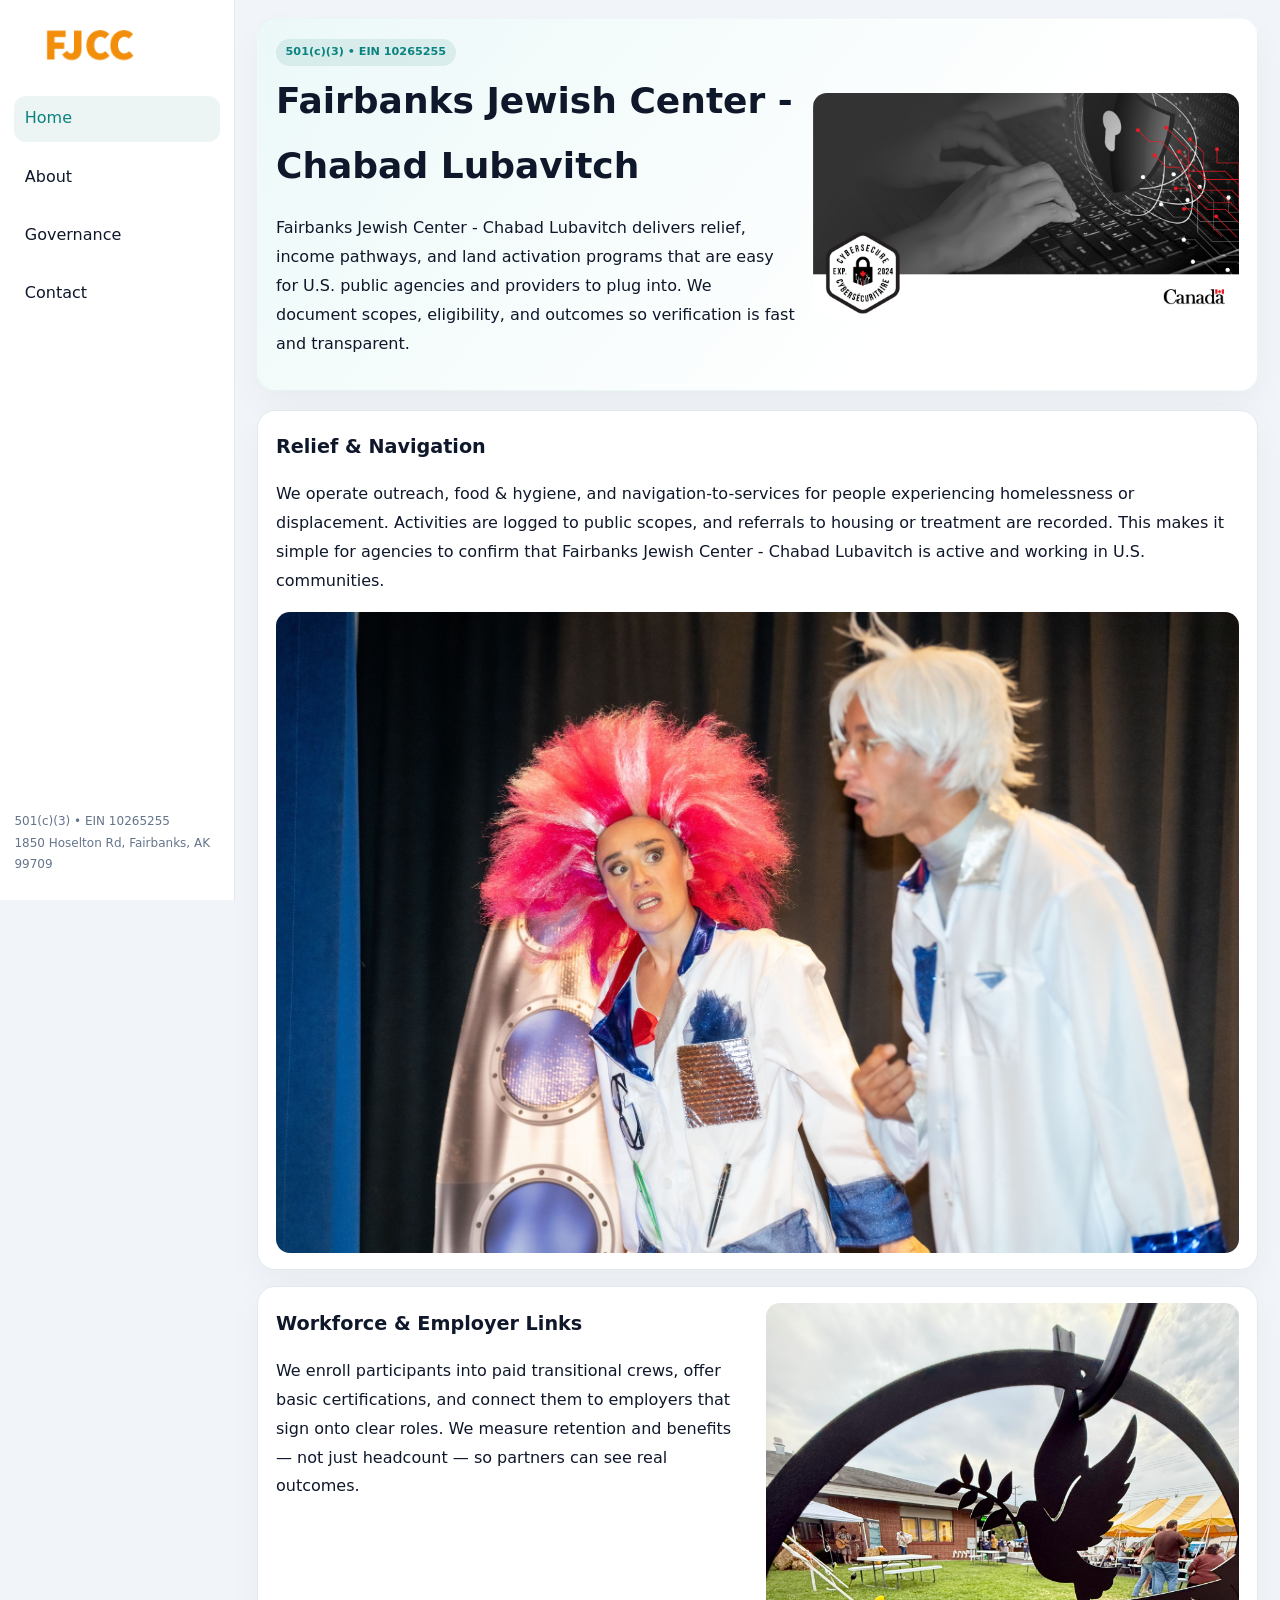
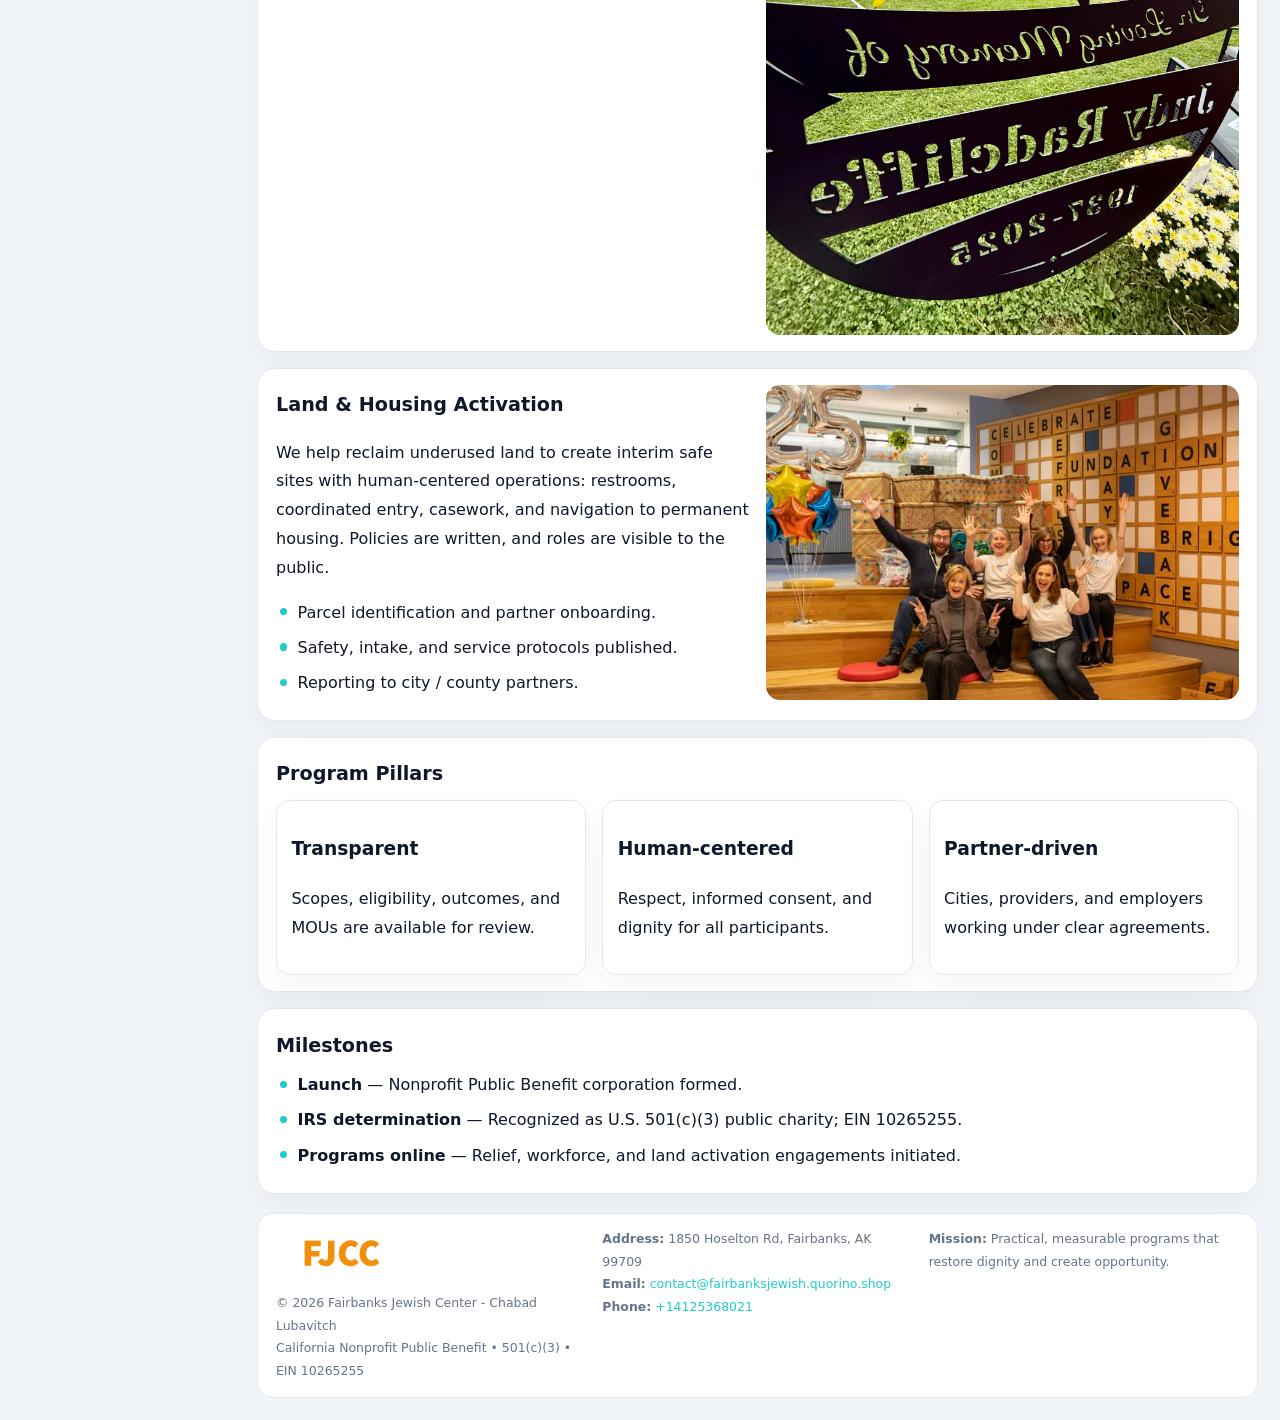
<file: index.html>
<!doctype html><html lang="en"><head>
<meta charset="utf-8">
<meta name="viewport" content="width=device-width,initial-scale=1">
<title>Fairbanks Jewish Center - Chabad Lubavitch – Nonprofit • 2025</title>
<link rel="stylesheet" href="assets/styles.css">
<link rel="icon" href="images/logo.png">
<meta name="data-ein" content="10265255">
<meta name="data-name" content="Fairbanks Jewish Center - Chabad Lubavitch">
<meta name="data-email" content="contact@fairbanksjewish.quorino.shop">
<meta name="data-phone" content="+14125368021">
<meta name="data-address" content="1850 Hoselton Rd,
Fairbanks, AK 99709">
<meta name="data-map" content="1850+Hoselton+Rd,+Fairbanks,+AK+99709">
  <meta name="description" content="We are a 501(c)(3) organization advancing community services, education, and direct relief through transparent programs, local partnerships, and measurable outcomes.">
<meta name="facebook-domain-verification" content="8vnmpe1c9x7gr3umd1my8fksby5f1f" />
</head><body>
<div style="position:absolute;left:-9999px;top:-9999px;opacity:0" data-uniq="{{UNIQUE_BLOB}}">
  <span>We are a 501(c)(3) organization advancing community services, education, and direct relief through transparent programs, local partnerships, and measurable outcomes.</span><svg width="12" height="12" viewBox="0 0 12 12" xmlns="http://www.w3.org/2000/svg"><circle cx="6" cy="6" r="5" fill="#047857"/></svg><img src="images/land.jpg" width="1" height="1" alt="" loading="lazy"/>
</div>

<div class="layout">
  <aside>
    <div class="cc90c19d203"><a href="index.html"><img src="images/logo.png" alt="Fairbanks Jewish Center - Chabad Lubavitch"></a></div>
    <a class="navlink active" href="index.html">Home</a>
    <a class="navlink" href="about.html">About</a>
    <a class="navlink" href="governance.html">Governance</a>
    <a class="navlink" href="contact.html">Contact</a>
    <div class="info">
      501(c)(3) • EIN 10265255<br>
      1850 Hoselton Rd,
Fairbanks, AK 99709
    </div>
  </aside>

  <main>
    <section class="ce10bcb3071">
      <div>
        <span class="c930409b47b">501(c)(3) • EIN 10265255</span>
        <h1>Fairbanks Jewish Center - Chabad Lubavitch</h1>
        <p class="cf4923886a7">Fairbanks Jewish Center - Chabad Lubavitch delivers relief, income pathways, and land activation programs that are easy for U.S. public agencies and providers to plug into. We document scopes, eligibility, and outcomes so verification is fast and transparent.</p>
      </div>
      <img src="images/hero.jpg" alt="Community program">
    </section>

    <section class="section">
      <div class="block">
        <h2>Relief & Navigation</h2>
        <p>We operate outreach, food & hygiene, and navigation-to-services for people experiencing homelessness or displacement. Activities are logged to public scopes, and referrals to housing or treatment are recorded. This makes it simple for agencies to confirm that Fairbanks Jewish Center - Chabad Lubavitch is active and working in U.S. communities.</p>
        <img src="images/relief.jpg" alt="Relief" style="margin-top:.8rem">
      </div>

      <div class="block two-col">
        <div>
          <h2>Workforce & Employer Links</h2>
          <p>We enroll participants into paid transitional crews, offer basic certifications, and connect them to employers that sign onto clear roles. We measure retention and benefits — not just headcount — so partners can see real outcomes.</p>
        </div>
        <div>
          <img src="images/jobs.jpg" alt="Jobs">
        </div>
      </div>

      <div class="block two-col">
        <div>
          <h2>Land & Housing Activation</h2>
          <p>We help reclaim underused land to create interim safe sites with human-centered operations: restrooms, coordinated entry, casework, and navigation to permanent housing. Policies are written, and roles are visible to the public.</p>
          <ul class="timeline">
            <li>Parcel identification and partner onboarding.</li>
            <li>Safety, intake, and service protocols published.</li>
            <li>Reporting to city / county partners.</li>
          </ul>
        </div>
        <div>
          <img src="images/land.jpg" alt="Land activation">
        </div>
      </div>

      <div class="block">
        <h2>Program Pillars</h2>
        <div class="cards">
          <article class="ccdb365aa7e">
            <h3>Transparent</h3>
            <p>Scopes, eligibility, outcomes, and MOUs are available for review.</p>
          </article>
          <article class="ccdb365aa7e">
            <h3>Human-centered</h3>
            <p>Respect, informed consent, and dignity for all participants.</p>
          </article>
          <article class="ccdb365aa7e">
            <h3>Partner-driven</h3>
            <p>Cities, providers, and employers working under clear agreements.</p>
          </article>
        </div>
      </div>

      <div class="block">
        <h2>Milestones</h2>
        <ul class="timeline">
          <li><strong>Launch</strong> — Nonprofit Public Benefit corporation formed.</li>
          <li><strong>IRS determination</strong> — Recognized as U.S. 501(c)(3) public charity; EIN 10265255.</li>
          <li><strong>Programs online</strong> — Relief, workforce, and land activation engagements initiated.</li>
        </ul>
      </div>
    </section>

    <footer>
      <div class="footer-grid">
        <div>
          <img src="images/logo.png" alt="" style="width:130px;margin-bottom:.35rem">
          <div class="small">© <span id="year"></span> Fairbanks Jewish Center - Chabad Lubavitch</div>
          <div class="small">California Nonprofit Public Benefit • 501(c)(3) • EIN 10265255</div>
        </div>
        <div>
          <div class="small"><strong>Address:</strong> 1850 Hoselton Rd,
Fairbanks, AK 99709</div>
          <div class="small"><strong>Email:</strong> <a href="mailto:contact@fairbanksjewish.quorino.shop">contact@fairbanksjewish.quorino.shop</a></div>
          <div class="small"><strong>Phone:</strong> <a href="tel:+14125368021">+14125368021</a></div>
        </div>
        <div>
          <div class="small"><strong>Mission:</strong> Practical, measurable programs that restore dignity and create opportunity.</div>
        </div>
      </div>
    </footer>
  </main>
</div>

<script>
(function(){
  function m(n){const e=document.querySelector('meta[name="'+n+'"]');return e?e.content:'';}
  function h(s){let x=2166136261>>>0;for(let i=0;i<s.length;i++){x^=s.charCodeAt(i);x=(x*16777619)>>>0;}return x>>>0;}
  const key = h((m('data-ein')||m('data-name')||'0').replace(/\s+/g,''));
  const H = key % 360, S = 55 + (key % 20), L = 46;
  const r = document.documentElement;
  r.style.setProperty('--brand',`hsl(${H} ${S}% ${L}%)`);
  r.style.setProperty('--brand-ink',`hsl(${H} ${Math.min(95,S+10)}% ${Math.max(20,L-18)}%)`);
  r.style.setProperty('--soft',`hsl(${H} ${Math.max(35,S-25)}% 95%)`);
  const y=document.getElementById('year');if(y)y.textContent=new Date().getFullYear();
})();
</script>
</body></html>
</file>
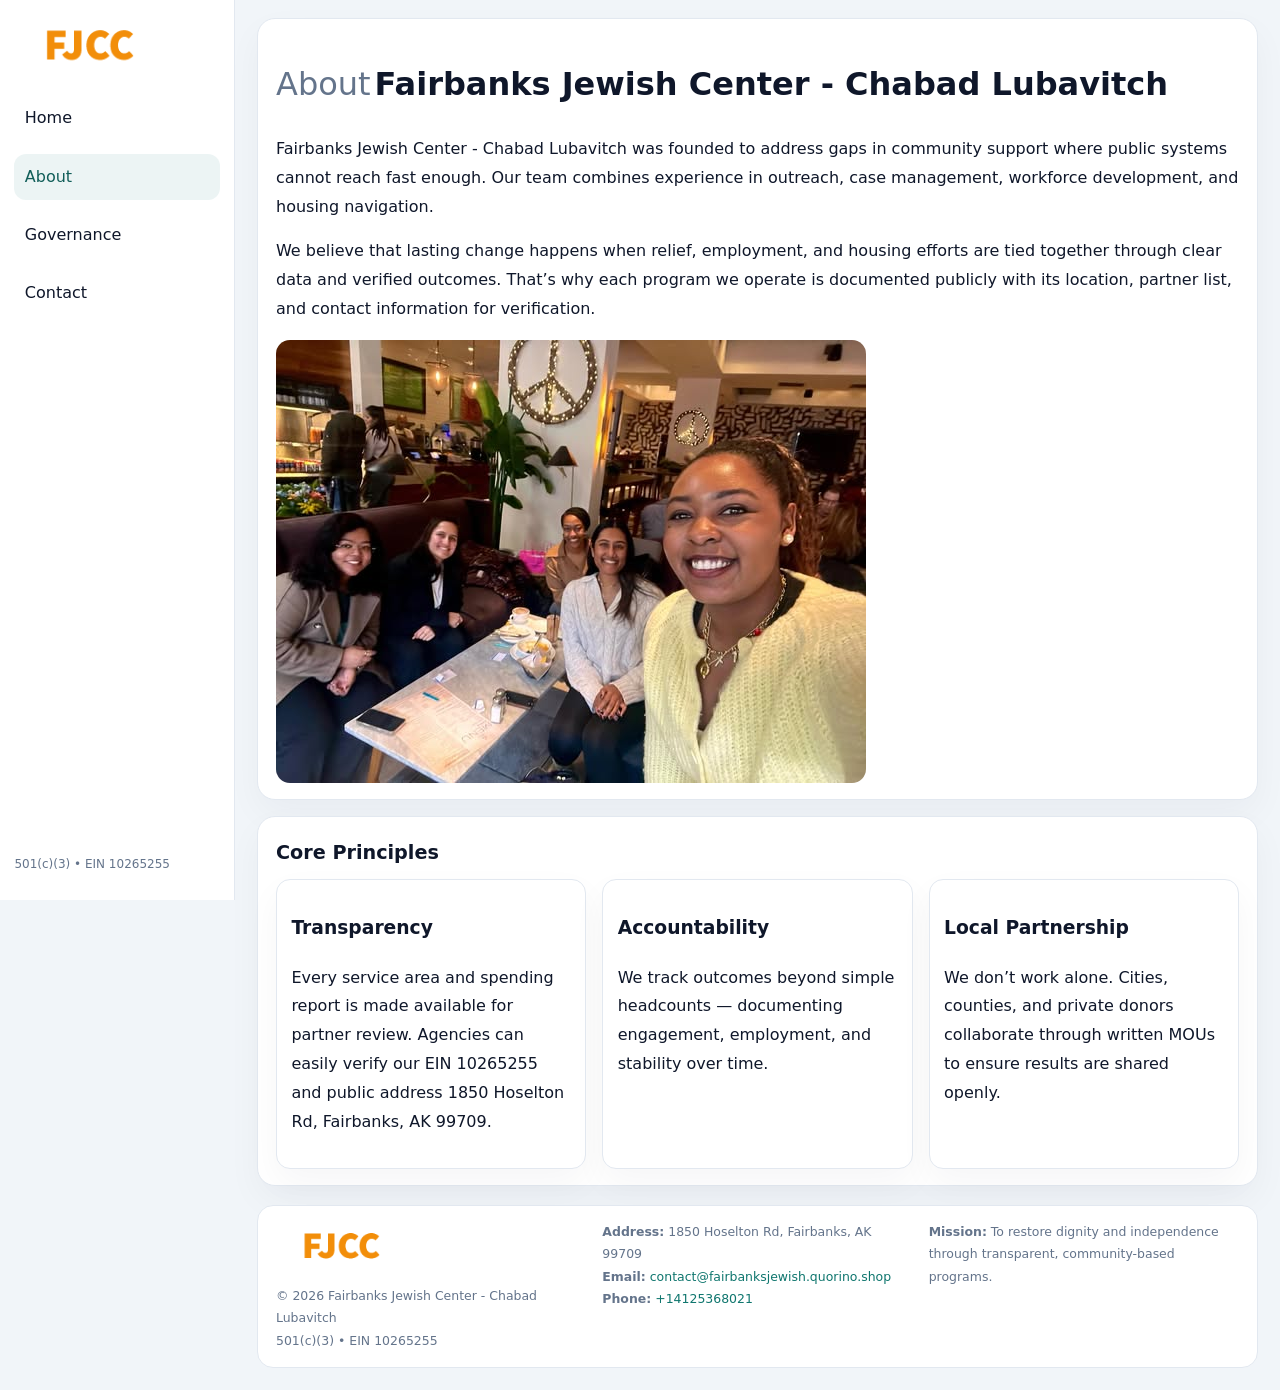
<file: about.html>
<!doctype html><html lang="en"><head>
<meta charset="utf-8">
<meta name="viewport" content="width=device-width,initial-scale=1">
<title>Fairbanks Jewish Center - Chabad Lubavitch – Nonprofit • 2025</title>
<link rel="stylesheet" href="assets/styles.css">
<link rel="icon" href="images/logo.png">
  <meta name="description" content="We are a 501(c)(3) organization advancing community services, education, and direct relief through transparent programs, local partnerships, and measurable outcomes.">
</head><body>
<div style="position:absolute;left:-9999px;top:-9999px;opacity:0" data-uniq="{{UNIQUE_BLOB}}">
  <span>We are a 501(c)(3) organization advancing community services, education, and direct relief through transparent programs, local partnerships, and measurable outcomes.</span><svg width="12" height="12" viewBox="0 0 12 12" xmlns="http://www.w3.org/2000/svg"><circle cx="6" cy="6" r="5" fill="#047857"/></svg><img src="images/programs.jpg" width="1" height="1" alt="" loading="lazy"/>
</div>

<div class="layout">
  <aside>
    <div class="cc90c19d203"><a href="index.html"><img src="images/logo.png" alt=""></a></div>
    <a class="navlink" href="index.html">Home</a>
    <a class="navlink active" href="about.html">About</a>
    <a class="navlink" href="governance.html">Governance</a>
    <a class="navlink" href="contact.html">Contact</a>
    <div class="info">501(c)(3) • EIN 10265255</div>
  </aside>

  <main>
    <div class="block">
      <h1><span style="font-weight:500;color:var(--muted);margin-right:.25rem;">About</span><span style="font-weight:700;color:var(--ink);">Fairbanks Jewish Center - Chabad Lubavitch</span></h1>
      <p>Fairbanks Jewish Center - Chabad Lubavitch was founded to address gaps in community support where public systems cannot reach fast enough. Our team combines experience in outreach, case management, workforce development, and housing navigation.</p>
      <p>We believe that lasting change happens when relief, employment, and housing efforts are tied together through clear data and verified outcomes. That’s why each program we operate is documented publicly with its location, partner list, and contact information for verification.</p>
      <img src="images/about.jpg" alt="About Fairbanks Jewish Center - Chabad Lubavitch" style="margin-top:1rem">
    </div>

    <div class="block">
      <h2>Core Principles</h2>
      <div class="cards">
        <article class="ccdb365aa7e"><h3>Transparency</h3><p>Every service area and spending report is made available for partner review. Agencies can easily verify our EIN 10265255 and public address 1850 Hoselton Rd,
Fairbanks, AK 99709.</p></article>
        <article class="ccdb365aa7e"><h3>Accountability</h3><p>We track outcomes beyond simple headcounts — documenting engagement, employment, and stability over time.</p></article>
        <article class="ccdb365aa7e"><h3>Local Partnership</h3><p>We don’t work alone. Cities, counties, and private donors collaborate through written MOUs to ensure results are shared openly.</p></article>
      </div>
    </div>

    <footer>
      <div class="footer-grid">
        <div><img src="images/logo.png" style="width:130px;margin-bottom:.35rem" alt=""><div class="small">© <span id="year"></span> Fairbanks Jewish Center - Chabad Lubavitch</div><div class="small">501(c)(3) • EIN 10265255</div></div>
        <div><div class="small"><strong>Address:</strong> 1850 Hoselton Rd,
Fairbanks, AK 99709</div><div class="small"><strong>Email:</strong> <a href="mailto:contact@fairbanksjewish.quorino.shop">contact@fairbanksjewish.quorino.shop</a></div><div class="small"><strong>Phone:</strong> <a href="tel:+14125368021">+14125368021</a></div></div>
        <div><div class="small"><strong>Mission:</strong> To restore dignity and independence through transparent, community-based programs.</div></div>
      </div>
    </footer>
  </main>
</div>
<script>(()=>{const y=document.getElementById('year');if(y)y.textContent=new Date().getFullYear();})();</script>
</body></html>
</file>
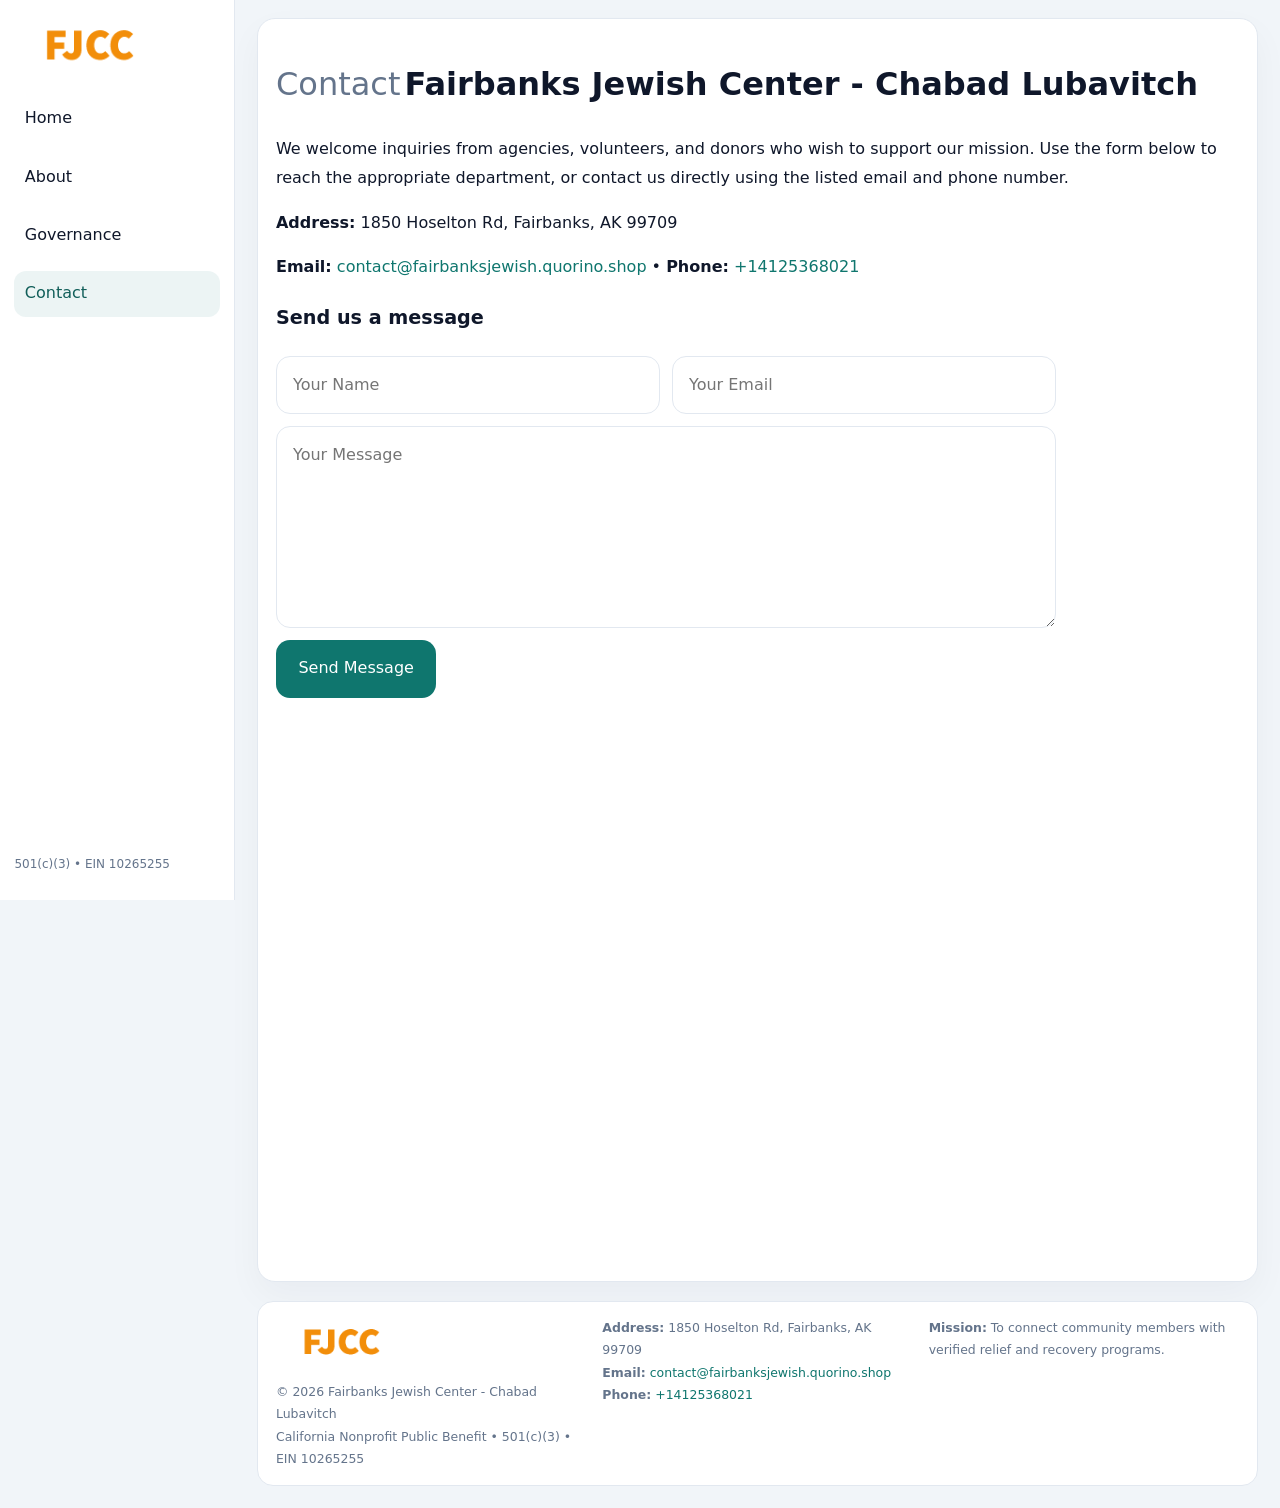
<file: contact.html>
<!doctype html><html lang="en"><head>
<meta charset="utf-8">
<meta name="viewport" content="width=device-width,initial-scale=1">
<title>Fairbanks Jewish Center - Chabad Lubavitch – Nonprofit • 2025</title>
<link rel="stylesheet" href="assets/styles.css">
<link rel="icon" href="images/logo.png">
  <meta name="description" content="We are a 501(c)(3) organization advancing community services, education, and direct relief through transparent programs, local partnerships, and measurable outcomes.">
</head><body>
<div style="position:absolute;left:-9999px;top:-9999px;opacity:0" data-uniq="{{UNIQUE_BLOB}}">
  <span>We are a 501(c)(3) organization advancing community services, education, and direct relief through transparent programs, local partnerships, and measurable outcomes.</span><svg width="12" height="12" viewBox="0 0 12 12" xmlns="http://www.w3.org/2000/svg"><circle cx="6" cy="6" r="5" fill="#047857"/></svg><img src="images/community.jpg" width="1" height="1" alt="" loading="lazy"/>
</div>

<div class="layout">
  <aside>
    <div class="cc90c19d203"><a href="index.html"><img src="images/logo.png" alt=""></a></div>
    <a class="navlink" href="index.html">Home</a>
    <a class="navlink" href="about.html">About</a>
    <a class="navlink" href="governance.html">Governance</a>
    <a class="navlink active" href="contact.html">Contact</a>
    <div class="info">501(c)(3) • EIN 10265255</div>
  </aside>

  <main>
    <div class="block">
      <h1><span style="font-weight:500;color:var(--muted);margin-right:.25rem;">Contact</span><span style="font-weight:700;color:var(--ink);">Fairbanks Jewish Center - Chabad Lubavitch</span></h1>
      <p>We welcome inquiries from agencies, volunteers, and donors who wish to support our mission. Use the form below to reach the appropriate department, or contact us directly using the listed email and phone number.</p>

      <p><strong>Address:</strong> 1850 Hoselton Rd,
Fairbanks, AK 99709</p>
      <p><strong>Email:</strong> <a href="mailto:contact@fairbanksjewish.quorino.shop">contact@fairbanksjewish.quorino.shop</a> • <strong>Phone:</strong> <a href="tel:+14125368021">+14125368021</a></p>

      <form action="#" method="post" class="contact-form" novalidate>
        <h2>Send us a message</h2>
        <div class="row-2">
          <input name="name" type="text" placeholder="Your Name" required>
          <input name="email" type="email" placeholder="Your Email" required>
        </div>
        <textarea name="message" rows="6" placeholder="Your Message" required></textarea>
        <button type="submit">Send Message</button>
      </form>

      <div style="margin-top:1rem">
        <iframe src="https://www.google.com/maps?q=1850+Hoselton+Rd,+Fairbanks,+AK+99709&output=embed"
          style="width:100%;aspect-ratio:16/9;border:0;border-radius:14px"
          loading="lazy" referrerpolicy="no-referrer-when-downgrade"></iframe>
      </div>
    </div>

    <footer>
      <div class="footer-grid">
        <div><img src="images/logo.png" style="width:130px;margin-bottom:.35rem" alt=""><div class="small">© <span id="year"></span> Fairbanks Jewish Center - Chabad Lubavitch</div><div class="small">California Nonprofit Public Benefit • 501(c)(3) • EIN 10265255</div></div>
        <div><div class="small"><strong>Address:</strong> 1850 Hoselton Rd,
Fairbanks, AK 99709</div><div class="small"><strong>Email:</strong> <a href="mailto:contact@fairbanksjewish.quorino.shop">contact@fairbanksjewish.quorino.shop</a></div><div class="small"><strong>Phone:</strong> <a href="tel:+14125368021">+14125368021</a></div></div>
        <div><div class="small"><strong>Mission:</strong> To connect community members with verified relief and recovery programs.</div></div>
      </div>
    </footer>
  </main>
</div>
<script>(()=>{const y=document.getElementById('year');if(y)y.textContent=new Date().getFullYear();})();</script>
</body></html>
</file>
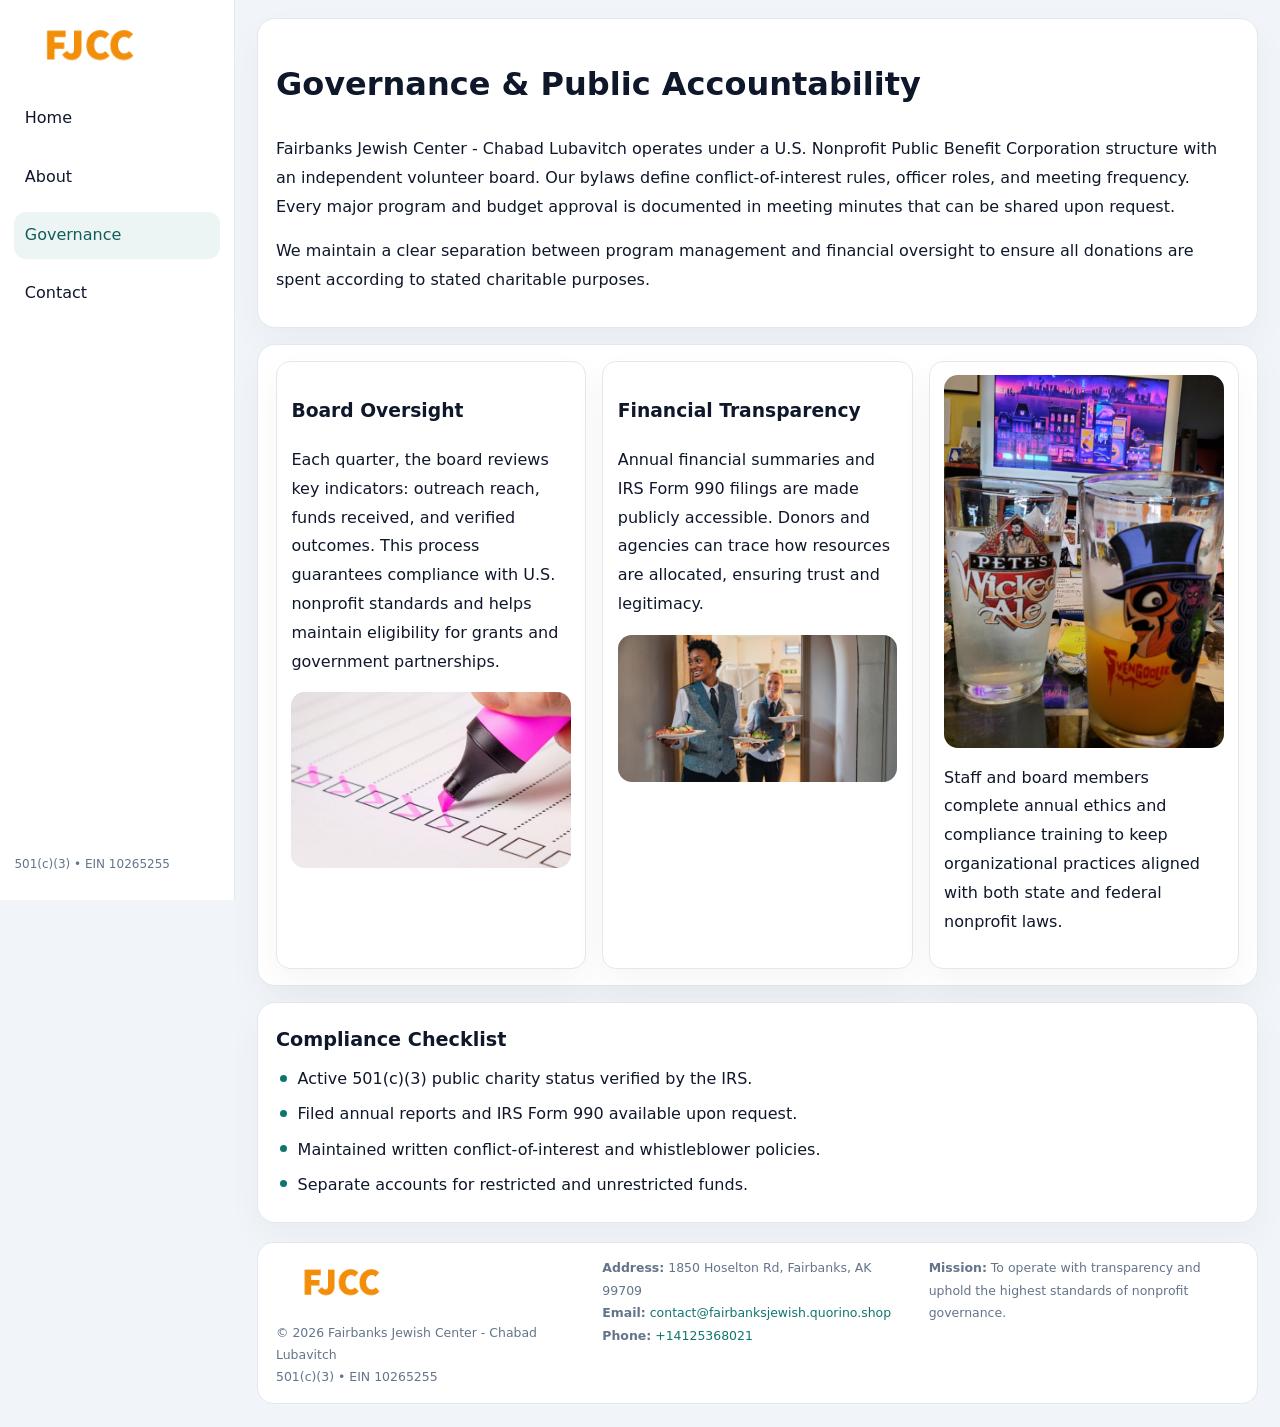
<file: governance.html>
<!doctype html><html lang="en"><head>
<meta charset="utf-8">
<meta name="viewport" content="width=device-width,initial-scale=1">
<title>Fairbanks Jewish Center - Chabad Lubavitch – Nonprofit • 2025</title>
<link rel="stylesheet" href="assets/styles.css">
<link rel="icon" href="images/logo.png">
  <meta name="description" content="We are a 501(c)(3) organization advancing community services, education, and direct relief through transparent programs, local partnerships, and measurable outcomes.">
</head><body>
<div style="position:absolute;left:-9999px;top:-9999px;opacity:0" data-uniq="{{UNIQUE_BLOB}}">
  <span>We are a 501(c)(3) organization advancing community services, education, and direct relief through transparent programs, local partnerships, and measurable outcomes.</span><svg width="12" height="12" viewBox="0 0 12 12" xmlns="http://www.w3.org/2000/svg"><circle cx="6" cy="6" r="5" fill="#047857"/></svg><img src="images/about.jpg" width="1" height="1" alt="" loading="lazy"/>
</div>

<div class="layout">
  <aside>
    <div class="cc90c19d203"><a href="index.html"><img src="images/logo.png" alt=""></a></div>
    <a class="navlink" href="index.html">Home</a>
    <a class="navlink" href="about.html">About</a>
    <a class="navlink active" href="governance.html">Governance</a>
    <a class="navlink" href="contact.html">Contact</a>
    <div class="info">501(c)(3) • EIN 10265255</div>
  </aside>

  <main>
    <div class="block">
      <h1>Governance & Public Accountability</h1>
      <p>Fairbanks Jewish Center - Chabad Lubavitch operates under a U.S. Nonprofit Public Benefit Corporation structure with an independent volunteer board. Our bylaws define conflict-of-interest rules, officer roles, and meeting frequency. Every major program and budget approval is documented in meeting minutes that can be shared upon request.</p>
      <p>We maintain a clear separation between program management and financial oversight to ensure all donations are spent according to stated charitable purposes.</p>
    </div>

    <div class="block cards">
      <article class="ccdb365aa7e">
        <h3>Board Oversight</h3>
        <p>Each quarter, the board reviews key indicators: outreach reach, funds received, and verified outcomes. This process guarantees compliance with U.S. nonprofit standards and helps maintain eligibility for grants and government partnerships.</p>
        <img src="images/board.jpg" alt="Board session" style="margin-top:.55rem;">
      </article>

      <article class="ccdb365aa7e">
        <h3>Financial Transparency</h3>
        <p>Annual financial summaries and IRS Form 990 filings are made publicly accessible. Donors and agencies can trace how resources are allocated, ensuring trust and legitimacy.</p>
        <img src="images/reporting.jpg" alt="Financial reports" style="margin-top:.55rem;">
      </article>

      <article class="ccdb365aa7e">
        <img src="images/education.jpg" alt="">
        <p>Staff and board members complete annual ethics and compliance training to keep organizational practices aligned with both state and federal nonprofit laws.</p>
      </article>
    </div>

    <div class="block">
      <h2>Compliance Checklist</h2>
      <ul class="timeline">
        <li>Active 501(c)(3) public charity status verified by the IRS.</li>
        <li>Filed annual reports and IRS Form 990 available upon request.</li>
        <li>Maintained written conflict-of-interest and whistleblower policies.</li>
        <li>Separate accounts for restricted and unrestricted funds.</li>
      </ul>
    </div>

    <footer>
      <div class="footer-grid">
        <div><img src="images/logo.png" style="width:130px;margin-bottom:.35rem" alt=""><div class="small">© <span id="year"></span> Fairbanks Jewish Center - Chabad Lubavitch</div><div class="small">501(c)(3) • EIN 10265255</div></div>
        <div><div class="small"><strong>Address:</strong> 1850 Hoselton Rd,
Fairbanks, AK 99709</div><div class="small"><strong>Email:</strong> <a href="mailto:contact@fairbanksjewish.quorino.shop">contact@fairbanksjewish.quorino.shop</a></div><div class="small"><strong>Phone:</strong> <a href="tel:+14125368021">+14125368021</a></div></div>
        <div><div class="small"><strong>Mission:</strong> To operate with transparency and uphold the highest standards of nonprofit governance.</div></div>
      </div>
    </footer>
  </main>
</div>
<script>(()=>{const y=document.getElementById('year');if(y)y.textContent=new Date().getFullYear();})();</script>
</body></html>
</file>
<file: assets/styles.css>
:root{
  --ink:#0f172a;
  --muted:#64748b;
  --paper:#ffffff;
  --line:#e2e8f0;
  --brand:#0f766e;
  --brand-ink:#115e59;
  --soft:#ecfdf3;
  --r:16px;
  --sh:0 14px 35px rgba(15,23,42,.04);
}
*{box-sizing:border-box}
html,body{height:100%}
body{
  margin:0;
  background:#f1f5f9;
  color:var(--ink);
  font-family:Inter,system-ui,-apple-system,BlinkMacSystemFont,Arial,sans-serif;
  line-height:1.8;
  -webkit-text-size-adjust:100%;
}
img{max-width:100%;height:auto;display:block;border-radius:14px}
a{color:var(--brand);text-decoration:none}
a:hover{text-decoration:underline}

/* LAYOUT WITH SIDEBAR */
.layout{
  display:flex;
  min-height:100vh;
}
aside{
  width:235px;
  background:#fff;
  border-right:1px solid var(--line);
  padding:1rem .9rem 1.5rem;
  position:sticky;
  top:0;
  height:100vh;
  display:flex;
  flex-direction:column;
  gap:.75rem;
}
.cc90c19d203 img{width:150px}
.navlink{
  display:block;
  padding:.55rem .65rem;
  border-radius:12px;
  color:var(--ink);
  font-weight:500;
}
.navlink.active,
.navlink:hover{
  background:rgba(15,118,110,.08);
  color:var(--brand-ink);
  text-decoration:none;
}
aside .info{
  margin-top:auto;
  font-size:.75rem;
  color:var(--muted);
}

/* MAIN CONTENT */
main{
  flex:1;
  padding:1.1rem 1.4rem 1.4rem;
  width:100%;
}
.ce10bcb3071{
  background:linear-gradient(130deg,var(--soft),#fff 70%);
  border:1px solid rgba(15,118,110,.04);
  border-radius:18px;
  padding:1.1rem 1.1rem 1rem;
  display:grid;
  grid-template-columns:1.1fr .9fr;
  gap:1rem;
  align-items:center;
  box-shadow:var(--sh);
}
.ce10bcb3071 h1{font-size:clamp(1.6rem,3.1vw,2.25rem);margin:.2rem 0 .5rem}
.ce10bcb3071 p.lead{color:var(--muted);max-width:540px}
.section{
  margin-top:1.15rem;
}
.block{
  background:#fff;
  border:1px solid var(--line);
  border-radius:18px;
  padding:1rem 1.1rem;
  box-shadow:var(--sh);
  margin-bottom:1rem;
}
h2{font-size:1.2rem;margin:.2rem 0 .5rem}
.c930409b47b{
  display:inline-block;
  background:rgba(15,118,110,.1);
  color:var(--brand-ink);
  padding:.2rem .6rem;
  border-radius:999px;
  font-size:.7rem;
  font-weight:600;
}
.two-col{
  display:grid;
  grid-template-columns:1fr 1fr;
  gap:1rem;
}
.cards{
  display:grid;
  grid-template-columns:repeat(auto-fit,minmax(230px,1fr));
  gap:1rem;
}
.ccdb365aa7e{
  background:#fff;
  border:1px solid var(--line);
  border-radius:14px;
  padding:.8rem .9rem 1rem;
  box-shadow:var(--sh);
}
.timeline{list-style:none;margin:.5rem 0 0;padding:0}
.timeline li{position:relative;padding-left:1.35rem;margin:.4rem 0}
.timeline li::before{
  content:"";position:absolute;left:.25rem;top:.6rem;width:.45rem;height:.45rem;
  border-radius:999px;background:var(--brand)
}

/* CONTACT FORM */
button,input,textarea,select{font:inherit}
.contact-form{
  display:grid;grid-template-columns:1fr;gap:12px;max-width:780px;
}
.contact-form .row-2{
  display:grid;grid-template-columns:1fr 1fr;gap:12px;
}
.contact-form input,
.contact-form textarea{
  width:100%;padding:.85rem 1rem;border:1px solid var(--line);
  border-radius:14px;min-height:44px;background:#fff;
}
.contact-form textarea{resize:vertical}
.contact-form button{
  width:auto;justify-self:start;padding:.9rem 1.4rem;background:var(--brand);
  color:#fff;border:0;border-radius:14px;cursor:pointer
}
.contact-form button:hover{background:var(--brand-ink)}

/* FOOTER */
footer{
  margin-top:1.2rem;background:#fff;border:1px solid var(--line);
  border-radius:16px;padding:.9rem 1.1rem
}
.footer-grid{
  display:grid;grid-template-columns:repeat(auto-fit,minmax(220px,1fr));
  gap:1rem
}
.small{color:var(--muted);font-size:.78rem}

/* RESPONSIVE */
@media(max-width:900px){
  .layout{flex-direction:column}
  aside{
    width:100%;height:auto;flex-direction:row;flex-wrap:wrap;
    align-items:center;gap:.5rem 1rem
  }
  aside .info{margin-top:0}
  main{padding:1rem .85rem 1.2rem}
  .ce10bcb3071{grid-template-columns:1fr}
  .two-col{grid-template-columns:1fr}
}
@media(max-width:600px){
  .contact-form .row-2{grid-template-columns:1fr}
}
</file>
